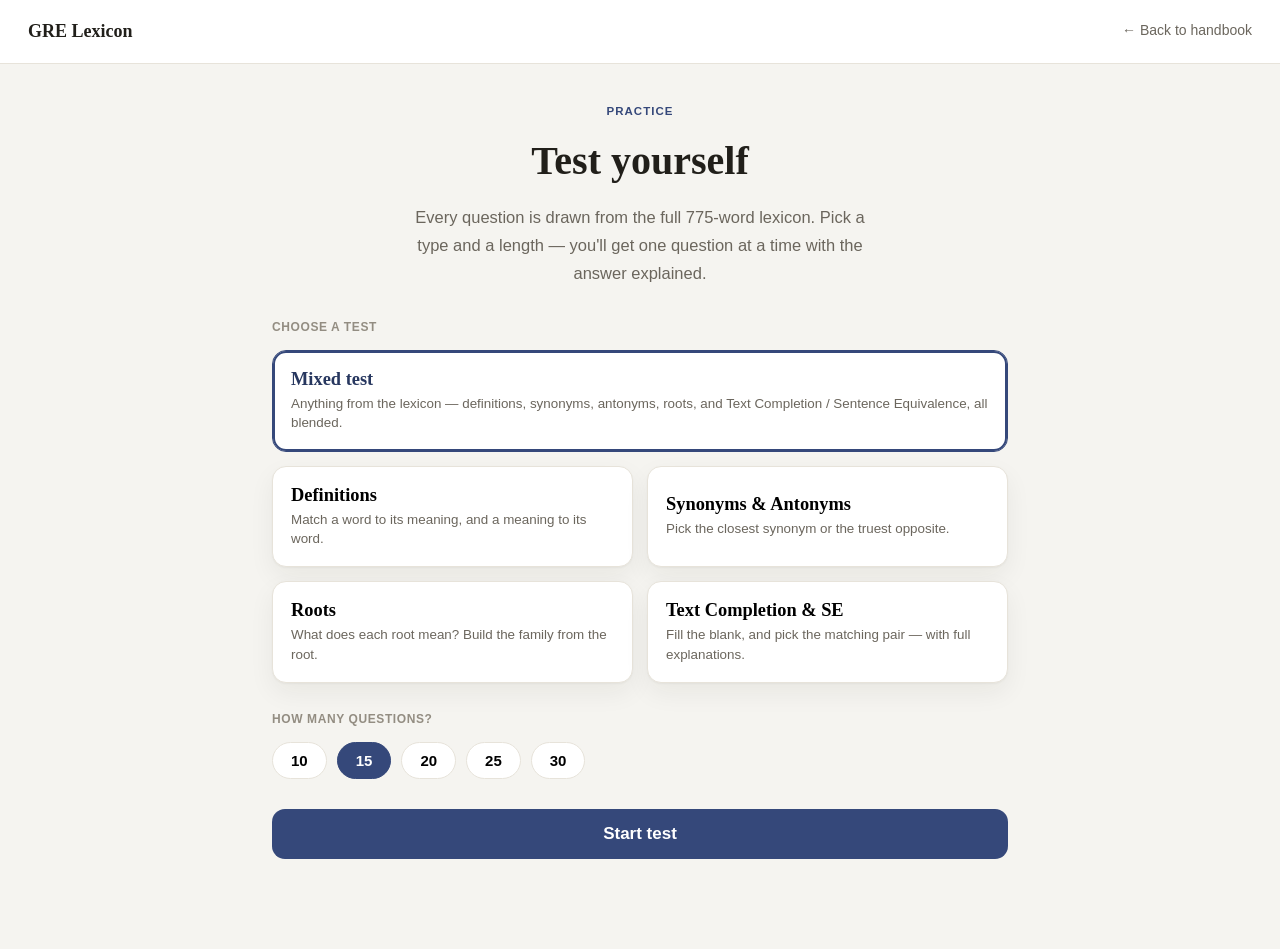
<file: test.html>
<!DOCTYPE html>
<html lang="en">
<head>
<meta charset="utf-8">
<meta name="viewport" content="width=device-width, initial-scale=1">
<title>Practice — GRE Lexicon</title>
<link rel="stylesheet" href="test.css">
</head>
<body>
<header class="t-top">
  <a class="t-brand" href="index.html">GRE Lexicon</a>
  <a class="t-back" href="index.html">&larr; Back to handbook</a>
</header>
<main id="tApp" class="t-app"></main>
<script src="quizdata.js"></script>
<script src="tcse.js"></script>
<script src="test.js"></script>
</body>
</html>
</file>
<file: test.css>
:root{
  --sans:-apple-system,BlinkMacSystemFont,"Segoe UI",Roboto,Helvetica,Arial,sans-serif;
  --serif:"Iowan Old Style","Palatino Linotype",Palatino,"Book Antiqua",Georgia,serif;
  --bg:#f5f4f0; --surface:#ffffff; --ink:#211f1a; --muted:#6b665d; --faint:#938d82;
  --line:#e7e3da; --accent:#35487a; --accent-d:#27375f; --accent-soft:#eef1f8;
  --ok:#1f7a52; --ok-soft:#e7f3ec; --no:#b3402f; --no-soft:#f8ebe7; --gold:#9a7b2e;
  --shadow:0 1px 2px rgba(30,28,22,.04),0 10px 26px rgba(30,28,22,.06);
}
*{box-sizing:border-box;}
html{scroll-behavior:smooth;}
body{margin:0; background:var(--bg); color:var(--ink); font-family:var(--sans);
  font-size:16.5px; line-height:1.7; -webkit-font-smoothing:antialiased;}
a{color:var(--accent); text-decoration:none;}
a:hover{text-decoration:underline;}

.t-top{display:flex; align-items:center; justify-content:space-between;
  padding:16px 28px; background:var(--surface); border-bottom:1px solid var(--line); position:sticky; top:0; z-index:10;}
.t-brand{font-family:var(--serif); font-weight:800; font-size:18px; color:var(--ink);}
.t-brand:hover{text-decoration:none;}
.t-back{font-size:14px; color:var(--muted);}
.t-app{max-width:780px; margin:0 auto; padding:38px 22px 90px;}

/* ===== start screen ===== */
.t-hero{text-align:center; margin-bottom:30px;}
.t-kicker{font-size:11.5px; font-weight:700; text-transform:uppercase; letter-spacing:.09em; color:var(--accent);}
.t-hero h1{font-family:var(--serif); font-size:2.5rem; font-weight:800; margin:6px 0 8px;}
.t-hero p{color:var(--muted); margin:0 auto; max-width:52ch;}

.t-label{font-size:12px; text-transform:uppercase; letter-spacing:.05em; color:var(--faint); font-weight:700; margin:26px 0 12px;}
.mode-grid{display:grid; grid-template-columns:1fr 1fr; gap:14px;}
.mode{display:block; text-align:left; padding:18px 18px; border:1px solid var(--line); border-radius:14px;
  background:var(--surface); cursor:pointer; box-shadow:var(--shadow); transition:.14s;}
.mode:hover{border-color:var(--accent); transform:translateY(-2px);}
.mode.sel{border-color:var(--accent); box-shadow:0 0 0 2px var(--accent) inset;}
.mode h3{font-family:var(--serif); font-size:1.15rem; margin:0 0 4px;}
.mode p{margin:0; font-size:13.4px; color:var(--muted); line-height:1.45;}
.mode.full{grid-column:1 / -1;}
.mode.full h3{color:var(--accent-d);}

.t-counts{display:flex; gap:10px; flex-wrap:wrap;}
.t-chip{padding:9px 18px; border-radius:30px; border:1px solid var(--line); background:var(--surface);
  font-size:15px; font-weight:600; cursor:pointer;}
.t-chip.on{background:var(--accent); color:#fff; border-color:var(--accent);}
.t-start{margin-top:30px; width:100%; padding:15px; border:none; border-radius:13px;
  background:var(--accent); color:#fff; font:700 17px var(--sans); cursor:pointer;}
.t-start:hover{background:var(--accent-d);}

/* ===== quiz ===== */
.q-bar{display:flex; justify-content:space-between; align-items:center; font-size:13.5px; color:var(--muted); margin-bottom:6px;}
.q-bar .score b{color:var(--accent); font-size:16px; font-family:var(--serif);}
.q-bar .streak{color:var(--gold); font-weight:600;}
.q-prog{height:6px; background:#e6e3da; border-radius:4px; overflow:hidden; margin-bottom:22px;}
.q-prog > i{display:block; height:100%; background:var(--accent); width:0; transition:width .25s;}
.q-type{font-size:11.5px; letter-spacing:.06em; text-transform:uppercase; color:var(--faint); font-weight:700; margin-bottom:8px;}
.q-stem{font-family:var(--serif); font-size:1.5rem; line-height:1.45; margin:0 0 20px;}
.q-stem .bk{font-weight:700; color:var(--accent); border-bottom:2px solid #a9b4d2;}
.q-hint{font-size:13px; color:var(--muted); margin:-12px 0 16px;}

.q-opts{display:flex; flex-direction:column; gap:11px;}
.q-opt{text-align:left; padding:14px 16px; border-radius:12px; border:1px solid var(--line); background:var(--surface);
  font-size:16px; cursor:pointer; transition:.12s; line-height:1.4;}
.q-opt:hover:not(:disabled){border-color:var(--accent); background:var(--accent-soft);}
.q-opt .lab{font-weight:700; margin-right:10px; color:var(--faint);}
.q-opt.sel{border-color:var(--accent); background:var(--accent-soft);}
.q-opt.correct{border-color:var(--ok); background:var(--ok-soft);}
.q-opt.wrong{border-color:var(--no); background:var(--no-soft);}
.q-opt.muted{opacity:.6;}
.q-opt:disabled{cursor:default;}

.q-actions{display:flex; gap:12px; margin-top:18px;}
.q-btn{padding:12px 24px; border-radius:11px; border:1px solid var(--accent); background:var(--accent);
  color:#fff; font:600 15px var(--sans); cursor:pointer;}
.q-btn.ghost{background:var(--surface); color:var(--accent);}
.q-btn:disabled{opacity:.4; cursor:not-allowed;}

.q-expl{margin-top:18px; border:1px solid var(--line); border-radius:13px; overflow:hidden; font-size:14.2px; display:none;}
.q-expl.show{display:block;}
.q-expl .verdict{padding:11px 16px; font-weight:700; color:#fff;}
.q-expl .verdict.ok{background:var(--ok);}
.q-expl .verdict.no{background:var(--no);}
.q-expl .note{padding:11px 16px; background:var(--accent-soft); font-style:italic; color:#3a3d44;}
.q-expl .lines{padding:6px 16px 15px; background:var(--surface);}
.q-expl .ln{padding:8px 0; border-bottom:1px solid var(--line); line-height:1.5;}
.q-expl .ln:last-child{border-bottom:none;}
.q-expl .ln .w{font-weight:700;}
.q-expl .ln.r .w{color:var(--ok);}
.q-expl .ln.x .w{color:var(--no);}

/* ===== results ===== */
.res{text-align:center; padding:14px 4px;}
.res .big{font-family:var(--serif); font-size:3.4rem; font-weight:800; color:var(--accent); margin:.1em 0;}
.res .pct{font-size:16px; color:var(--muted);}
.res .msg{font-size:15.5px; margin:.5em 0 20px;}
.review h3{font-size:13px; text-transform:uppercase; letter-spacing:.05em; color:var(--faint); margin:18px 0 10px;}
.review .item{font-size:14px; padding:9px 0; border-bottom:1px solid var(--line); line-height:1.5;}
.review .item b{color:var(--no);}

@media (max-width:560px){
  .mode-grid{grid-template-columns:1fr;}
  .t-hero h1{font-size:2rem;}
  .q-stem{font-size:1.3rem;}
}
</file>
